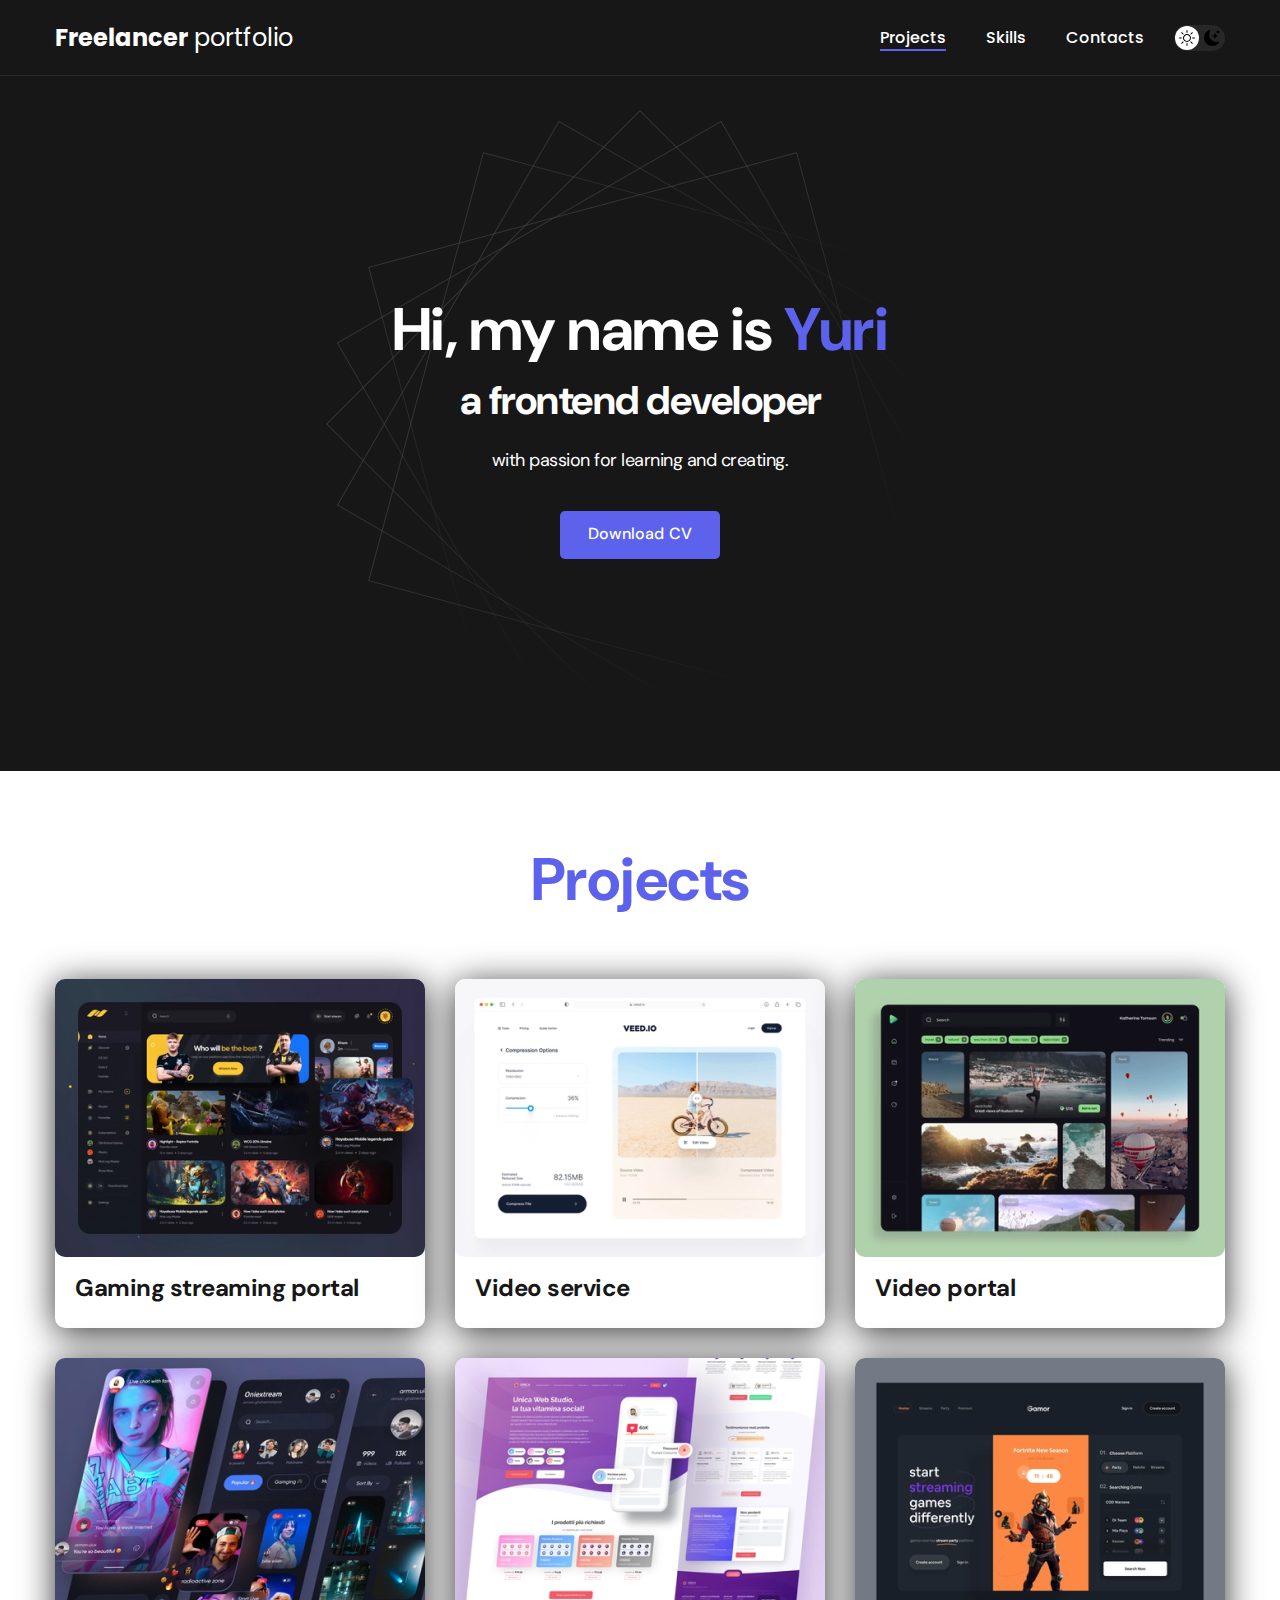
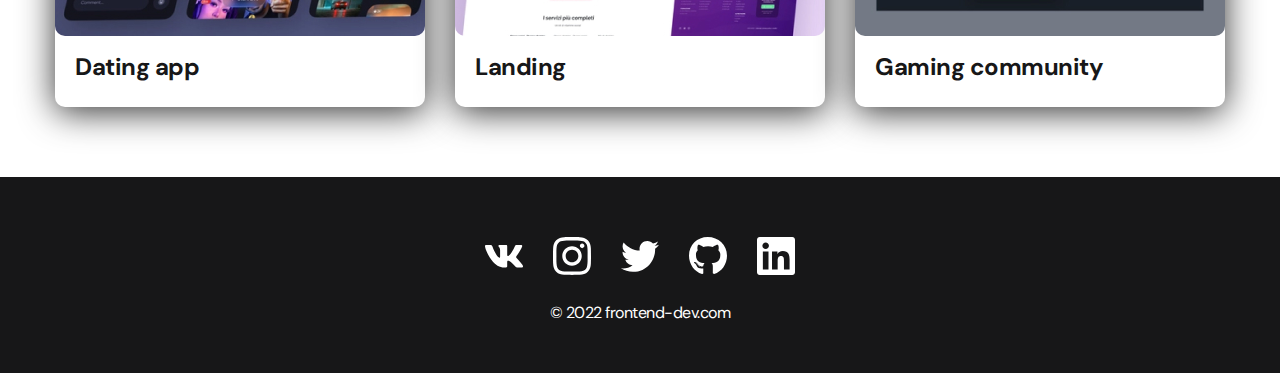
<file: index.html>
<!DOCTYPE html>
<html lang="en">
<head>
    <meta charset="UTF-8">
    <meta http-equiv="X-UA-Compatible" content="IE=edge">
    <meta name="viewport" content="width=device-width, initial-scale=1.0">
    <link rel="stylesheet" href="css/main.css">
    <title>Freelancer portfolio</title>
</head>
<body>
    
<nav class="nav">
    <div class="container">
        <div class="nav__row">
            <a href="./index.html" class="logo"><strong>Freelancer</strong> portfolio</a>

            <button class="dark__mode-btn">
                <img src="./img/icons/Sun.svg" alt="Light mode" class="dark__mode-btn__icon">
                <img src="./img/icons/Moon.svg" alt="Dark mode" class="dark__mode-btn__icon">
            </button>

            <ul class="nav__list">
                <li class="nav__list-item"><a href="./index.html" class="nav__list-link nav__list-link--active">Projects</a></li>
                <li class="nav__list-item"><a href="./skills.html" class="nav__list-link">Skills</a></li>
                <li class="nav__list-item"><a href="./contacts.html" class="nav__list-link">Contacts</a></li>
            </ul>


        </div>
    </div>
</nav>

<header class="header">
        <div class="header__wrapper">
            <h1 class="header__title">
                <strong> Hi, my name is <em>Yuri</em> </strong><br>
                a frontend developer
            </h1>
            <div class="header__text">
                <p>with passion for learning and creating.</p>
            </div>
            <a href="#!" class="btn">Download CV</a>
        </div>
</header>

<main class="section">
    <div class="container">
        <h2 class="title__1">Projects</h2>
        <ul class="projects">
            <li class="project">
                <a href="./project-page.html">
                <img src="./img/projects/01.jpg" alt="project img" class="project__img">
                <h3 class="project__title">Gaming streaming portal</h3>
                </a>
            </li>
            <li class="project">
                <a href="./project-page.html">
                <img src="./img/projects/02.jpg" alt="project img" class="project__img">
                <h3 class="project__title">Video service</h3>
                </a>
            </li>
            <li class="project">
                <a href="./project-page.html">
                <img src="./img/projects/03.jpg" alt="project img" class="project__img">
                <h3 class="project__title">Video portal</h3>
                </a>
            </li>
            <li class="project">
                <img src="./img/projects/04.jpg" alt="project img" class="project__img">
                <h3 class="project__title">Dating app</h3>
            </li>
            <li class="project">
                <img src="./img/projects/05.jpg" alt="project img" class="project__img">
                <h3 class="project__title">Landing</h3>
            </li>
            <li class="project">
                <img src="./img/projects/06.jpg" alt="project img" class="project__img">
                <h3 class="project__title">Gaming community</h3>
            </li>


        </ul>
    </div>
</main>

<footer class="footer">
    <div class="container">
        <div class="footer__wrapper">
            <ul class="social">
                <li class="social__item"><a href="#!"><img src="./img/icons/vk.svg" alt="link"></a></li>
                <li class="social__item"><a href="#!"><img src="./img/icons/instagram.svg" alt="link"></a></li>
                <li class="social__item"><a href="#!"><img src="./img/icons/twitter.svg" alt="link"></a></li>
                <li class="social__item"><a href="#!"><img src="./img/icons/gitHub.svg" alt="link"></a></li>
                <li class="social__item"><a href="#!"><img src="./img/icons/linkedIn.svg" alt="link"></a></li>
            </ul>
            <div class="copyright">
                <p>© 2022 frontend-dev.com</p>
            </div>
        </div>
    </div>
</footer>


<script src="./js/main.js"></script>
</body>
</html>
</file>
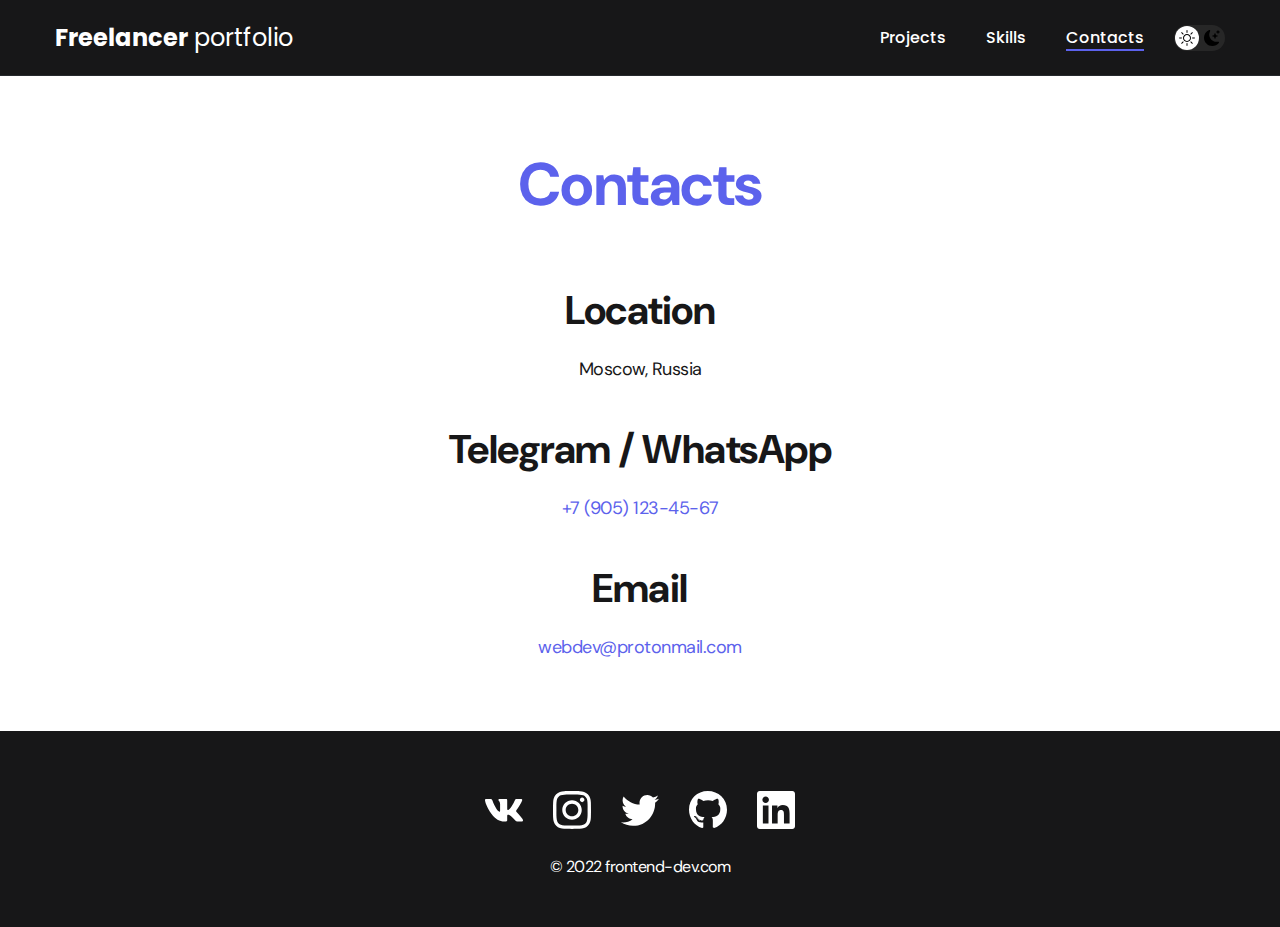
<file: contacts.html>
<!DOCTYPE html>
<html lang="en">
<head>
    <meta charset="UTF-8">
    <meta http-equiv="X-UA-Compatible" content="IE=edge">
    <meta name="viewport" content="width=device-width, initial-scale=1.0">
    <link rel="stylesheet" href="css/main.css">
    <title>Freelancer portfolio</title>
</head>
<body>
    
<nav class="nav">
    <div class="container">
        <div class="nav__row">
            <a href="./index.html" class="logo"><strong>Freelancer</strong> portfolio</a>

            <button class="dark__mode-btn">
                <img src="./img/icons/Sun.svg" alt="Light mode" class="dark__mode-btn__icon">
                <img src="./img/icons/Moon.svg" alt="Dark mode" class="dark__mode-btn__icon">
            </button>

            <ul class="nav__list">
                <li class="nav__list-item"><a href="./index.html" class="nav__list-link ">Projects</a></li>
                <li class="nav__list-item"><a href="./skills.html" class="nav__list-link ">Skills</a></li>
                <li class="nav__list-item"><a href="./contacts.html" class="nav__list-link nav__list-link--active">Contacts</a></li>
            </ul>

        </div>
    </div>
</nav>



<main class="section">
    <div class="container">
            <h1 class="title__1">Contacts</h1>

            <ul class="content__list">
                <li class="content__list-item">
                    <h2 class="title__2">Location</h2>
                    <p>Moscow, Russia</p>
                </li>

                <li class="content__list-item">
                    <h2 class="title__2">Telegram / WhatsApp</h2>
                    <p> <a href="tel:+79051234567">+7 (905) 123-45-67</a></p>
                </li>

                
                <li class="content__list-item">
                    <h2 class="title__2">Email</h2>
                    <p> <a href="mailto:webdev@protonmail.com"> webdev@protonmail.com</a></p>
                </li>
            </ul>

         
        
       
    </div>
</main>

<footer class="footer">
    <div class="container">
        <div class="footer__wrapper">
            <ul class="social">
                <li class="social__item"><a href="#!"><img src="./img/icons/vk.svg" alt="link"></a></li>
                <li class="social__item"><a href="#!"><img src="./img/icons/instagram.svg" alt="link"></a></li>
                <li class="social__item"><a href="#!"><img src="./img/icons/twitter.svg" alt="link"></a></li>
                <li class="social__item"><a href="#!"><img src="./img/icons/gitHub.svg" alt="link"></a></li>
                <li class="social__item"><a href="#!"><img src="./img/icons/linkedIn.svg" alt="link"></a></li>
            </ul>
            <div class="copyright">
                <p>© 2022 frontend-dev.com</p>
            </div>
        </div>
    </div>
</footer>



<script src="./js/main.js"></script>
</body>
</html>
</file>
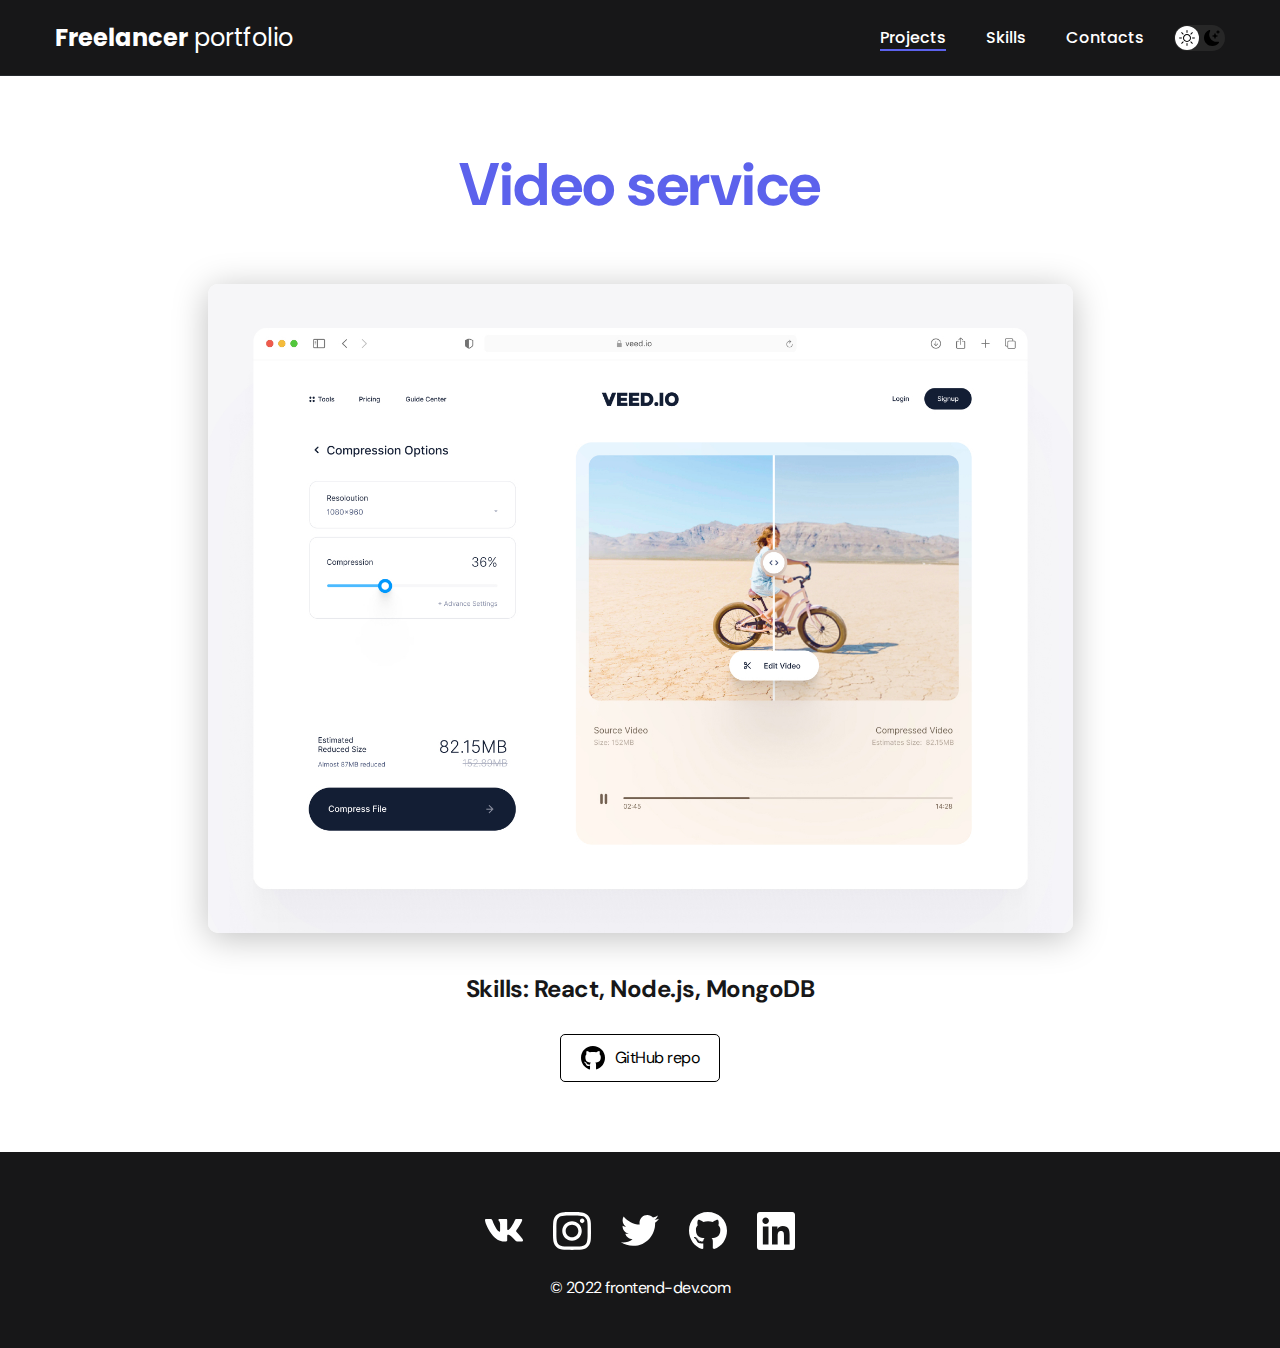
<file: project-page.html>
<!DOCTYPE html>
<html lang="en">
<head>
    <meta charset="UTF-8">
    <meta http-equiv="X-UA-Compatible" content="IE=edge">
    <meta name="viewport" content="width=device-width, initial-scale=1.0">
    <link rel="stylesheet" href="css/main.css">
    <title>Freelancer portfolio</title>
</head>
<body>
    
<nav class="nav">
    <div class="container">
        <div class="nav__row">
            <a href="./index.html" class="logo"><strong>Freelancer</strong> portfolio</a>

            <button class="dark__mode-btn">
                <img src="./img/icons/Sun.svg" alt="Light mode" class="dark__mode-btn__icon">
                <img src="./img/icons/Moon.svg" alt="Dark mode" class="dark__mode-btn__icon">
            </button>

            <ul class="nav__list">
                <li class="nav__list-item"><a href="./index.html" class="nav__list-link nav__list-link--active">Projects</a></li>
                <li class="nav__list-item"><a href="./skills.html" class="nav__list-link">Skills</a></li>
                <li class="nav__list-item"><a href="./contacts.html" class="nav__list-link">Contacts</a></li>
            </ul>

        </div>
    </div>
</nav>



<main class="section">
    <div class="container">
        <div class="project__detalis"> 


            <h1 class="title__1">Video service</h1>

            <img src="./img/projects/02-big.jpg" alt="" class="project__detalis-cover">

            <div class="project__detalis-desc">
                <p>Skills: React, Node.js, MongoDB</p>
            </div>

            <a href="#!" class="btn__outline">
                <img src="./img/icons/gitHub-black.svg" alt="">
                GitHub repo
            </a>
            
        
        </div>       
    </div>
</main>

<footer class="footer">
    <div class="container">
        <div class="footer__wrapper">
            <ul class="social">
                <li class="social__item"><a href="#!"><img src="./img/icons/vk.svg" alt="link"></a></li>
                <li class="social__item"><a href="#!"><img src="./img/icons/instagram.svg" alt="link"></a></li>
                <li class="social__item"><a href="#!"><img src="./img/icons/twitter.svg" alt="link"></a></li>
                <li class="social__item"><a href="#!"><img src="./img/icons/gitHub.svg" alt="link"></a></li>
                <li class="social__item"><a href="#!"><img src="./img/icons/linkedIn.svg" alt="link"></a></li>
            </ul>
            <div class="copyright">
                <p>© 2022 frontend-dev.com</p>
            </div>
        </div>
    </div>
</footer>



<script src="./js/main.js"></script>
</body>
</html>
</file>
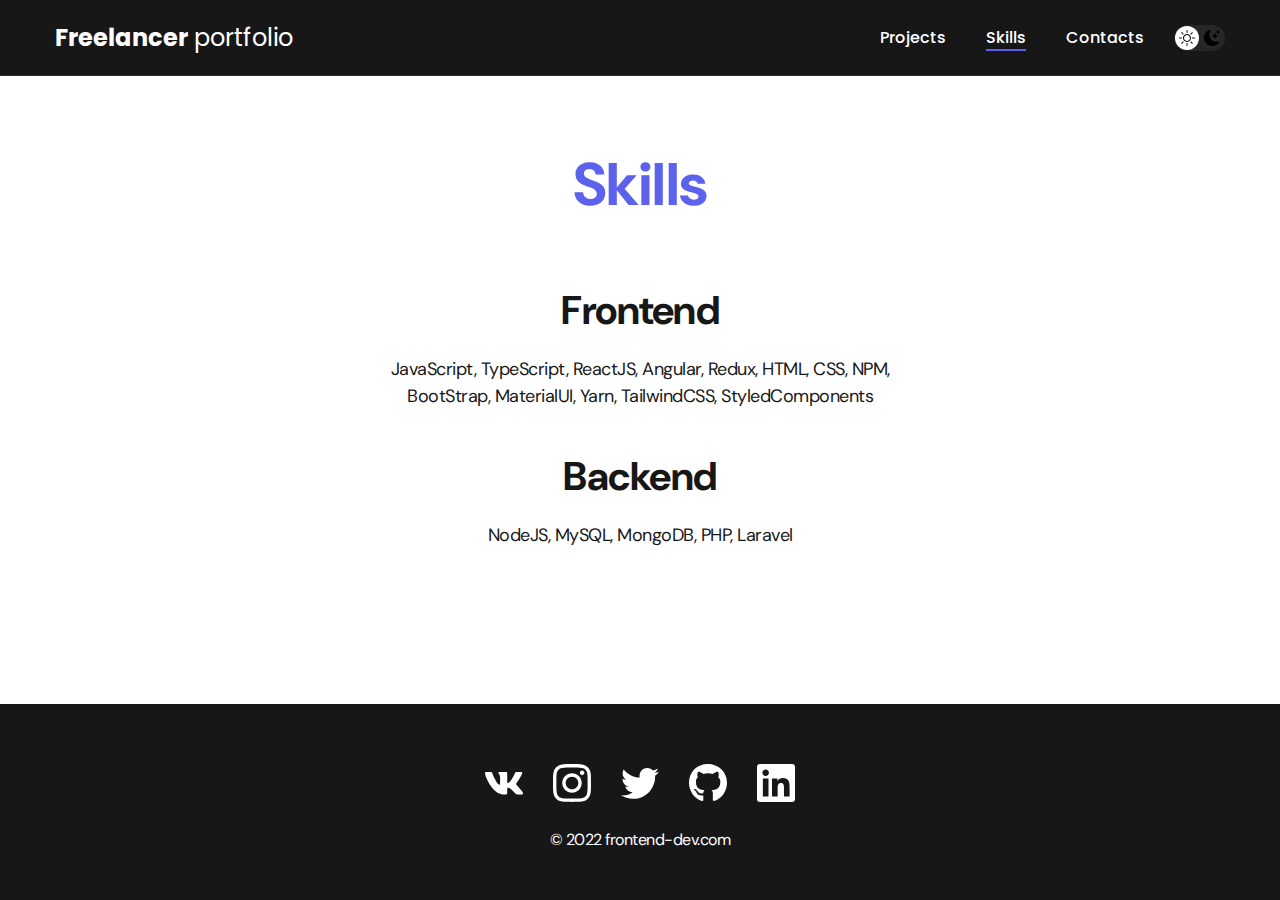
<file: skills.html>
<!DOCTYPE html>
<html lang="en">
<head>
    <meta charset="UTF-8">
    <meta http-equiv="X-UA-Compatible" content="IE=edge">
    <meta name="viewport" content="width=device-width, initial-scale=1.0">
    <link rel="stylesheet" href="css/main.css">
    <title>Freelancer portfolio</title>
</head>
<body>
    
<nav class="nav">
    <div class="container">
        <div class="nav__row">
            <a href="./index.html" class="logo"><strong>Freelancer</strong> portfolio</a>

            <button class="dark__mode-btn">
                <img src="./img/icons/Sun.svg" alt="Light mode" class="dark__mode-btn__icon">
                <img src="./img/icons/Moon.svg" alt="Dark mode" class="dark__mode-btn__icon">
            </button>

            <ul class="nav__list">
                <li class="nav__list-item"><a href="./index.html" class="nav__list-link ">Projects</a></li>
                <li class="nav__list-item"><a href="./skills.html" class="nav__list-link nav__list-link--active ">Skills</a></li>
                <li class="nav__list-item"><a href="./contacts.html" class="nav__list-link ">Contacts</a></li>
            </ul>

        </div>
    </div>
</nav>



<main class="section">
    <div class="container">
            <h1 class="title__1">Skills</h1>
            <ul class="content__list">
                <li class="content__list-item">
                    <h2 class="title__2">Frontend </h2>
                    <p> JavaScript, TypeScript, ReactJS, Angular, Redux, HTML, CSS, NPM, BootStrap, MaterialUI, Yarn, TailwindCSS, StyledComponents</p>
                </li>

                
                <li class="content__list-item">
                    <h2 class="title__2">Backend</h2>
                    <p>NodeJS, MySQL, MongoDB, PHP, Laravel</p>
                </li>
            </ul>

       
    </div>
</main>

<footer class="footer">
    <div class="container">
        <div class="footer__wrapper">
            <ul class="social">
                <li class="social__item"><a href="#!"><img src="./img/icons/vk.svg" alt="link"></a></li>
                <li class="social__item"><a href="#!"><img src="./img/icons/instagram.svg" alt="link"></a></li>
                <li class="social__item"><a href="#!"><img src="./img/icons/twitter.svg" alt="link"></a></li>
                <li class="social__item"><a href="#!"><img src="./img/icons/gitHub.svg" alt="link"></a></li>
                <li class="social__item"><a href="#!"><img src="./img/icons/linkedIn.svg" alt="link"></a></li>
            </ul>
            <div class="copyright">
                <p>© 2022 frontend-dev.com</p>
            </div>
        </div>
    </div>
</footer>




<script src="./js/main.js"></script>
</body>
</html>
</file>
<file: css/main.css>
@import "./reset.css";
@import url('https://fonts.googleapis.com/css2?family=DM+Sans:wght@400;500;700&family=Poppins:wght@400;500;700&display=swap');

/*font-family: 'DM Sans', sans-serif;
  font-family: 'Poppins', sans-serif;
*/

:root{
    --blackpure: #000;
    --black: #171718;
    --black-border: #26292D;
    --white: #fff;
    --purple: #5C62EC;

    --text-color: var(--black);
    --dark-bg: var(--black);
    --dark-border: var(--black-border);
    --header-text: var(--white);
    --accent: var(--purple);

    /* Light mode */
    --page-bg: var(--white);
    --text-color: var(--black);

    --title-1:var(--accent);


    --project-card-bg: var(--white);
    --project-card-text: var(--black);
    --box-shadow: 0px 5px 35px rgba(0, 0, 0, 0.8);
}

.dark{
      /* Dark mode */

    --page-bg: #252526;
    --text-color: var(--white);

    --title-1:var(--white);

    --project-card-bg: var(--black);
    --project-card-text: var(--white);
    --box-shadow: 0px 5px 35px rgba(0, 0, 0, 0.25);   

}



html, body{
    display: flex;
    flex-direction: column;
    min-height: 100vh;
    font-family: 'DM Sans', sans-serif;
    letter-spacing: -0.5px;
    background-color: var(--page-bg);
    color: var(--text-color);
}

 /* General */


.container{
    width: 1200px;
    padding: 0 15px;
    margin: 0 auto;
}

.none{
    display: none !important;
}



.section{
    padding: 70px 0;

}

.title__1{
    margin-bottom: 60px;
    font-size: 60px;
    font-weight: 700;
    line-height: 1.3;
    color: var(--title-1);
    text-align: center;
}

.title__2{
   margin-bottom: 20px;
   font-size: 40px;
   line-height: 1.3;
   font-weight: 700;
   }




/* Nav */

.nav {
    padding: 20px 0;
    border-bottom: 1px solid var(--dark-border);
    background-color: var(--dark-bg);
    color: var(--header-text);
    letter-spacing: normal;
}

.nav__row {
    display: flex;
    justify-content: flex-end;
    align-items: center;
    column-gap: 30px;
    row-gap: 20px;
    flex-wrap: wrap;
}

.logo {
    margin-right: auto;
    color: var(--header-text);
    font-size: 24px;
    font-family: 'Poppins', sans-serif;
}

.logo strong {
    font-weight: 700;
}

.nav__list {
    display: flex;
    flex-wrap: wrap;
    row-gap: 10px;
    align-items: center;
    column-gap: 40px;
    font-size: 16px;
    font-weight: 500;
    font-family: 'Poppins', sans-serif;
}

.nav__list-link {
    color: var(--header-text);
    transition: opacity 0.2s ease-in;
}

.nav__list-link:hover {
    opacity: 0.8;
}

.nav__list-link--active {
    position: relative;
}

.nav__list-link--active::before {
    content: "";

    position: absolute;
    left: 0;
    top: 100%;

    display: block;
    height: 2px;
    width: 100%;
    background-color: var(--accent);
}

/* Dark mode btn */

.dark__mode-btn {
    order: 9;

    position: relative;
    display: flex;
    justify-content: space-between;

    width: 51px;
    height: 26px;
    padding: 5px;

    border-radius: 50px;
    background-color: #272727;
}

.dark__mode-btn::before {
    content: "";

    position: absolute;
    top: 1px;
    left: 1px;

    display: block;
    width: 24px;
    height: 24px;

    border-radius: 50%;
    background-color: var(--white);

    transition: left 0.2s ease-in;
}

.dark__mode-btn--active::before {
    left: 26px;
}

.dark__mode-btn__icon {
    position: relative;
    z-index: 9;
}

/* Header */

.header {
    padding: 40px 0;
    min-height: 695px;

    display: flex;
    justify-content: center;
    align-items: center;

    background-color: var(--dark-bg);
    background-image: url('./../img/header-bg.png');
    background-repeat: no-repeat;
    background-size: auto;
    background-position: center center;

    color: var(--header-text);
    text-align: center;
}

.header__wrapper {
    padding: 0 15px;
    max-width: 660px;
}

.header__title {
    margin-bottom: 20px;
    font-size: 40px;
    font-weight: 700;
    line-height: 1.4;
}

.header__title strong {
    font-size: 60px;
    font-weight: 700;
}

.header__title em {
    font-style: normal;
    color: var(--accent);
}

.header__text {
    margin-bottom: 40px;
    font-size: 18px;
    line-height: 1.333;
}

.header__text p + p{
    margin-top: 0.5em;
}

/* Btn */

.btn {
    display: inline-block;
    height: 48px;
    padding: 12px 28px;

    border-radius: 5px;
    background-color: var(--accent);
    color: var(--white);
    letter-spacing: 0.15px;
    font-size: 16px;
    font-weight: 500;

    transition: opacity 0.2s ease-in;
}

.btn:hover {
    opacity: 0.8;
}

.btn:active {
    position: relative;
    top: 1px;
}

/* Btn outline */

.btn__outline {
    display: flex;
    column-gap: 10px;
    align-items: center;

    height: 48px;
    padding: 12px 20px;

    border-radius: 5px;
    border: 1px solid var(--blackpure);
    background-color: var(--white);
    color: var(--blackpure);

    transition: opacity 0.2s ease-in;
}

.btn__outline:hover {
    opacity: 0.8;
}

.btn__outline:active {
    position: relative;
    top: 1px;
}

/* Projects  */

.projects {
    display: flex;
    justify-content: center;
    flex-wrap: wrap;
    column-gap: 30px;
    row-gap: 30px;
}

.project {
    max-width: 370px;
    background-color: var(--project-card-bg);
    box-shadow: var(--box-shadow);
    border-radius: 10px;
}

.project__img {
    border-radius: 10px;
}

.project__title {
    padding: 15px 20px 25px;
    font-weight: 700;
    font-size: 24px;
    line-height: 1.3;
    color: var(--project-card-text);
}

/* Project details */

.project__detalis {
    margin: 0 auto;
    max-width: 865px;

    display: flex;
    flex-direction: column;
    align-items: center;

    text-align: center;
}

.project__detalis-cover{
    max-width: 100%;
    margin-bottom: 40px;

    box-shadow: 0px 5px 35px rgba(0, 0, 0, 0.25);
    border-radius: 10px;
}

.project__detalis-desc {
    margin-bottom: 30px;

    font-weight: 700;
    font-size: 24px;
    line-height: 1.3;
}

/* Content list */

.content__list {
    margin: 0 auto;
    max-width: 570px;
    display: flex;
    flex-direction: column;
    align-items: center;
    row-gap: 40px;
    text-align: center;
}

.content__list a {
    color: var(--accent);
}

.content__list-item {
    font-size: 18px;
    line-height: 1.5;
}

.content__list-item p + p {
    margin-top: 0.5em;
}

/* Footer */

.footer {
    margin-top: auto;
    padding: 60px 0 50px;
    background-color: var(--dark-bg);
    color: var(--header-text);
}

.footer__wrapper {
    display: flex;
    flex-direction: column;
    align-items: center;
    row-gap: 27px;
}

.social {
    display: flex;
    column-gap: 30px;
    align-items: center;
}

.copyright {
    font-size: 16px;
}

.copyright p + p {
    margin-top: 0.5em;
}

  @media(max-width: 620px) {

    /* Header  */

    .header {
        min-height: unset;
    }

    .header__title {
        font-size: 30px;
    }

    .header__title strong {
        font-size: 40px;
    }

    /* Nav */

    .nav__row {
        justify-content: space-between;
    }

    .dark__mode-btn {
        order: 0;
    }

    /* General */

    .section {
        padding: 40px 0;
    }

    .title__1 {
        margin-bottom: 30px;
        font-size: 40px;
    }

    .title__2 {
        margin-bottom: 10px;
        font-size: 30px;
    }

    /* Projects */

    .project__title {
        font-size: 22px;
    }

    /* Project page */

    .project__detalis-desc {
        margin-bottom: 20px;
        font-size: 22px;
    }

    /* Content List */

    .content__list {
        row-gap: 20px;
    }

    .content__list-item {
        font-size: 16px;
    }

    /* Footer */

    .footer {
        padding: 40px 0 30px;
    }

    .footer__wrapper {
        row-gap: 20px;
    }

    /* Social */

    .social {
        column-gap: 20px;
    }

    .social__item {
        width: 28px;
    }

}
</file>
